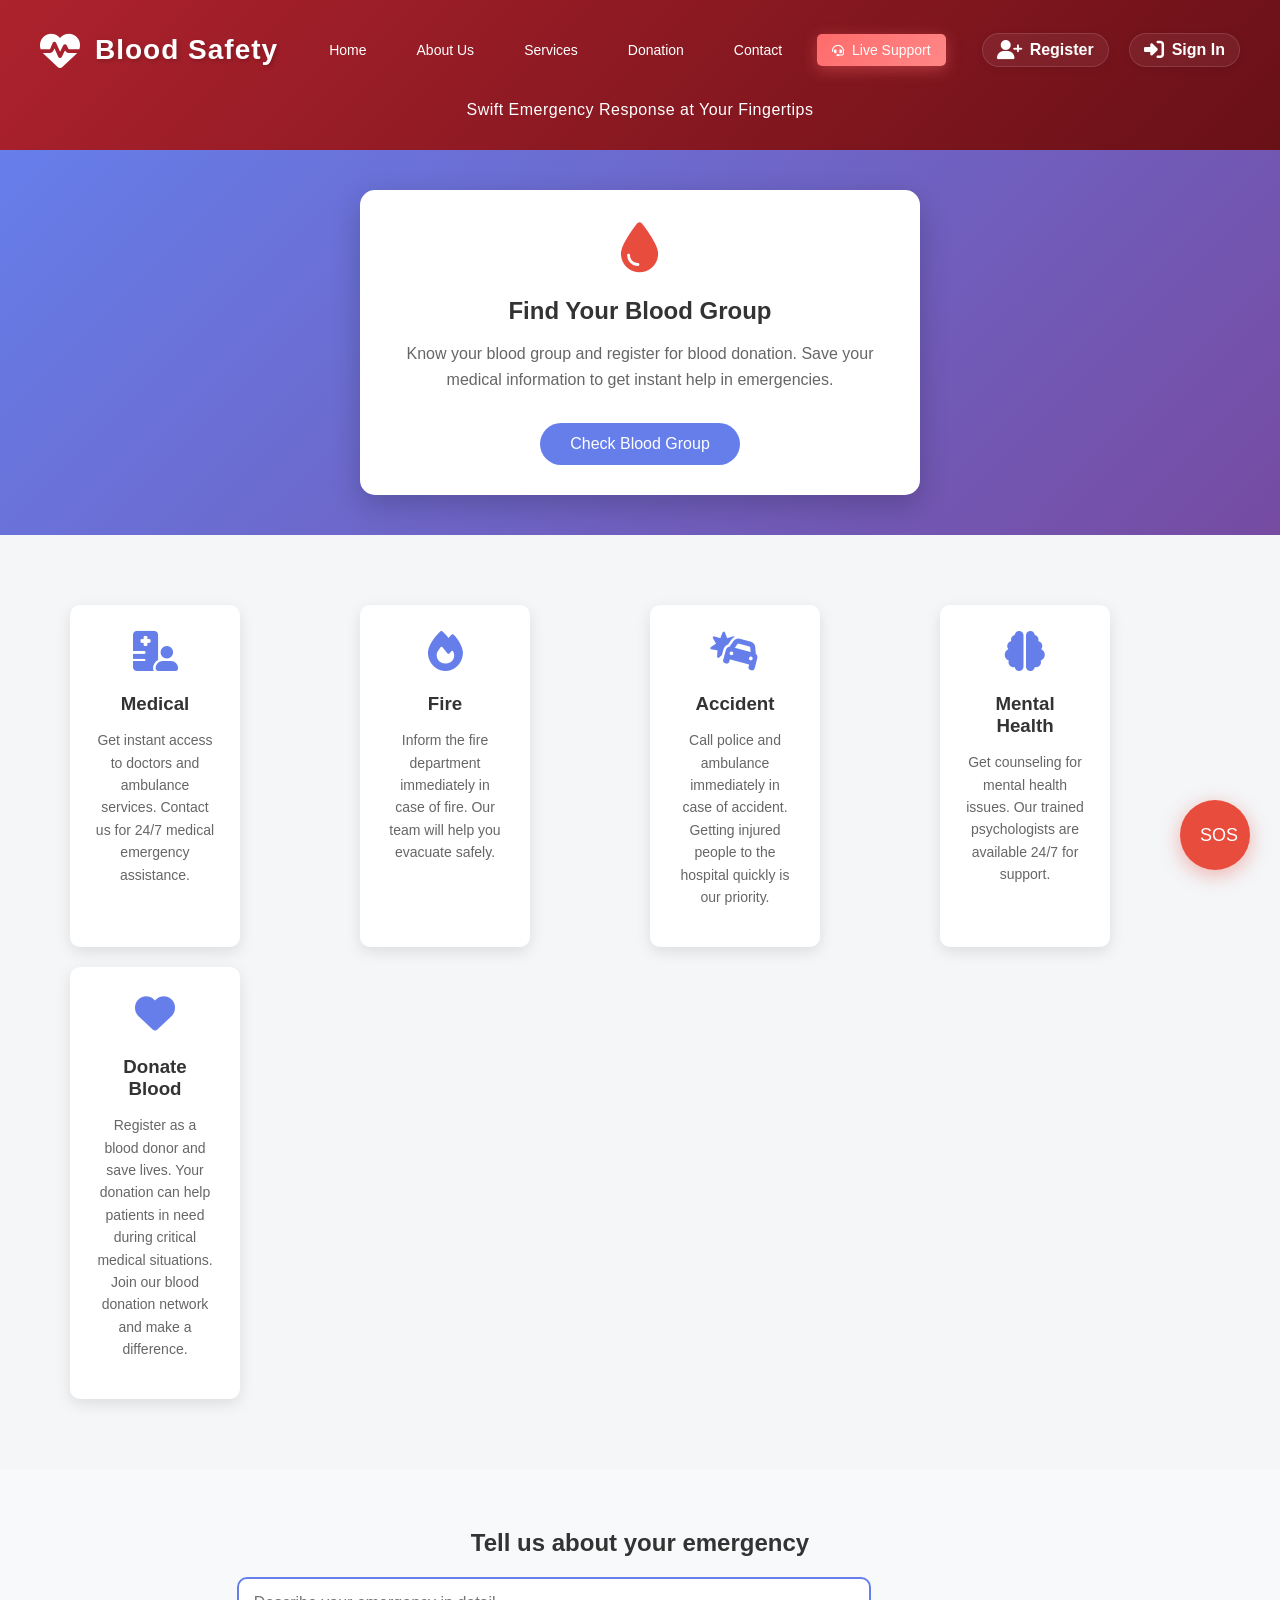
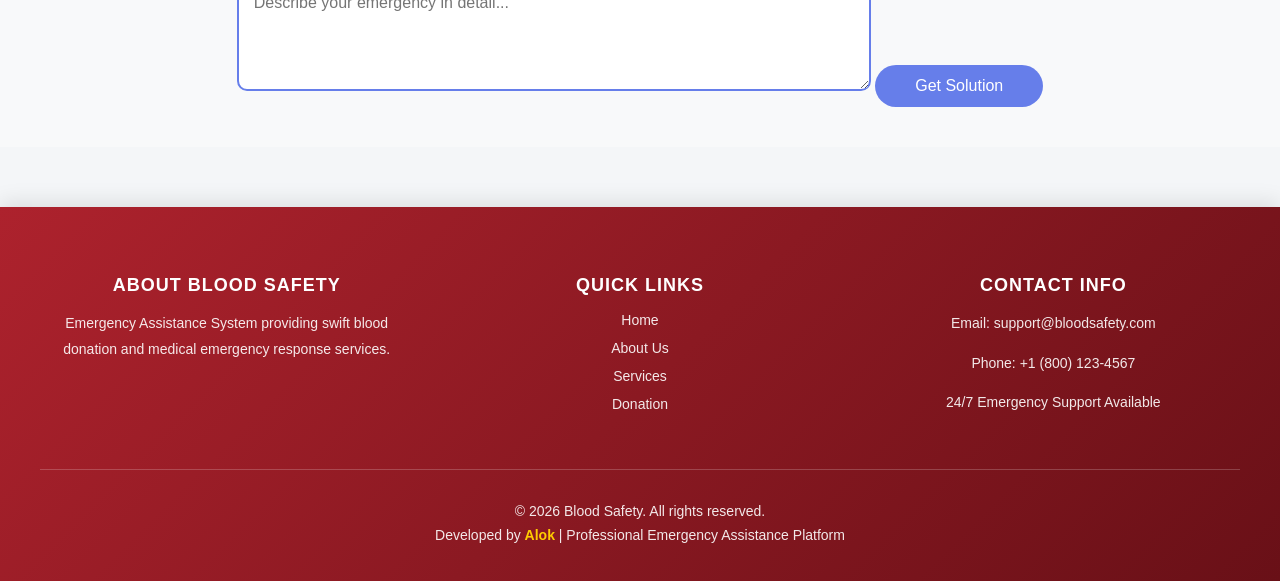
<file: index.html>
<!DOCTYPE html>
<html>
<head>
  <title>Emergency Assistance System</title>
  <link rel="stylesheet" href="style.css">
  <link rel="stylesheet" href="https://cdnjs.cloudflare.com/ajax/libs/font-awesome/6.4.0/css/all.min.css">
</head>
<body>

<header>
  <div class="header-top">
    <div class="logo-section">
      <i class="fas fa-heartbeat"></i>
      <h1>Blood Safety</h1>
    </div>
    <nav class="navbar">
      <ul class="nav-menu">
        <li><a href="#home">Home</a></li>
        <li><a href="#about">About Us</a></li>
        <li><a href="#services">Services</a></li>
        <li><a href="#donation">Donation</a></li>
        <li><a href="contact.html">Contact</a></li>
        <li><a href="#support" class="live-support-btn"><i class="fas fa-headset"></i> Live Support</a></li>
      </ul>
    </nav>
    <div class="auth-icons">
      <a href="signup.html" class="icon-link" title="Register">
        <i class="fas fa-user-plus"></i>
        <span>Register</span>
      </a>
      <a href="login.html" class="icon-link" title="Sign In">
        <i class="fas fa-sign-in-alt"></i>
        <span>Sign In</span>
      </a>
    </div>
  </div>
  <p>Swift Emergency Response at Your Fingertips</p>
</header>

<section class="info-section">
  <div class="blood-group-card">
    <div class="blood-icon">
      <i class="fas fa-droplet"></i>
    </div>
    <h2>Find Your Blood Group</h2>
    <p>Know your blood group and register for blood donation. Save your medical information to get instant help in emergencies.</p>
    <button class="btn-blood-group">Check Blood Group</button>
  </div>
  
</section>

<section class="cards">
  <div class="card">
    <div class="card-icon"><i class="fas fa-hospital-user"></i></div>
    <h3>Medical</h3>
    <p>Get instant access to doctors and ambulance services. Contact us for 24/7 medical emergency assistance.</p>
  </div>
  
  <div class="card">
    <div class="card-icon"><i class="fas fa-fire"></i></div>
    <h3>Fire</h3>
    <p>Inform the fire department immediately in case of fire. Our team will help you evacuate safely.</p>
  </div>
  
  <div class="card">
    <div class="card-icon"><i class="fas fa-car-crash"></i></div>
    <h3>Accident</h3>
    <p>Call police and ambulance immediately in case of accident. Getting injured people to the hospital quickly is our priority.</p>
  </div>
 
  <div class="card">
    <div class="card-icon"><i class="fas fa-brain"></i></div>
    <h3>Mental Health</h3>
    <p>Get counseling for mental health issues. Our trained psychologists are available 24/7 for support.</p>
  </div>

  <div class="card">
    <div class="card-icon"><i class="fas fa-heart"></i></div>
    <h3>Donate Blood</h3>
    <p>Register as a blood donor and save lives. Your donation can help patients in need during critical medical situations. Join our blood donation network and make a difference.</p>
  </div>
</section>

<section class="input-box">
  <h2>Tell us about your emergency</h2>
  <textarea placeholder="Describe your emergency in detail..."></textarea>
  <button class="btn-solution">Get Solution</button>
</section>

<button class="sos">SOS</button>

<footer>
  <div class="footer-content">
    <div class="footer-section">
      <h3>About Blood Safety</h3>
      <p>Emergency Assistance System providing swift blood donation and medical emergency response services.</p>
    </div>
    <div class="footer-section">
      <h3>Quick Links</h3>
      <ul>
        <li><a href="#home">Home</a></li>
        <li><a href="#about">About Us</a></li>
        <li><a href="#services">Services</a></li>
        <li><a href="#donation">Donation</a></li>
      </ul>
    </div>
    <div class="footer-section">
      <h3>Contact Info</h3>
      <p>Email: support@bloodsafety.com</p>
      <p>Phone: +1 (800) 123-4567</p>
      <p>24/7 Emergency Support Available</p>
    </div>
  </div>
  <div class="footer-bottom">
    <p>&copy; 2026 Blood Safety. All rights reserved.</p>
    <p>Developed by <strong>Alok</strong> | Professional Emergency Assistance Platform</p>
  </div>
</footer>

<script src="script.js"></script>
</body>
</html>
</file>
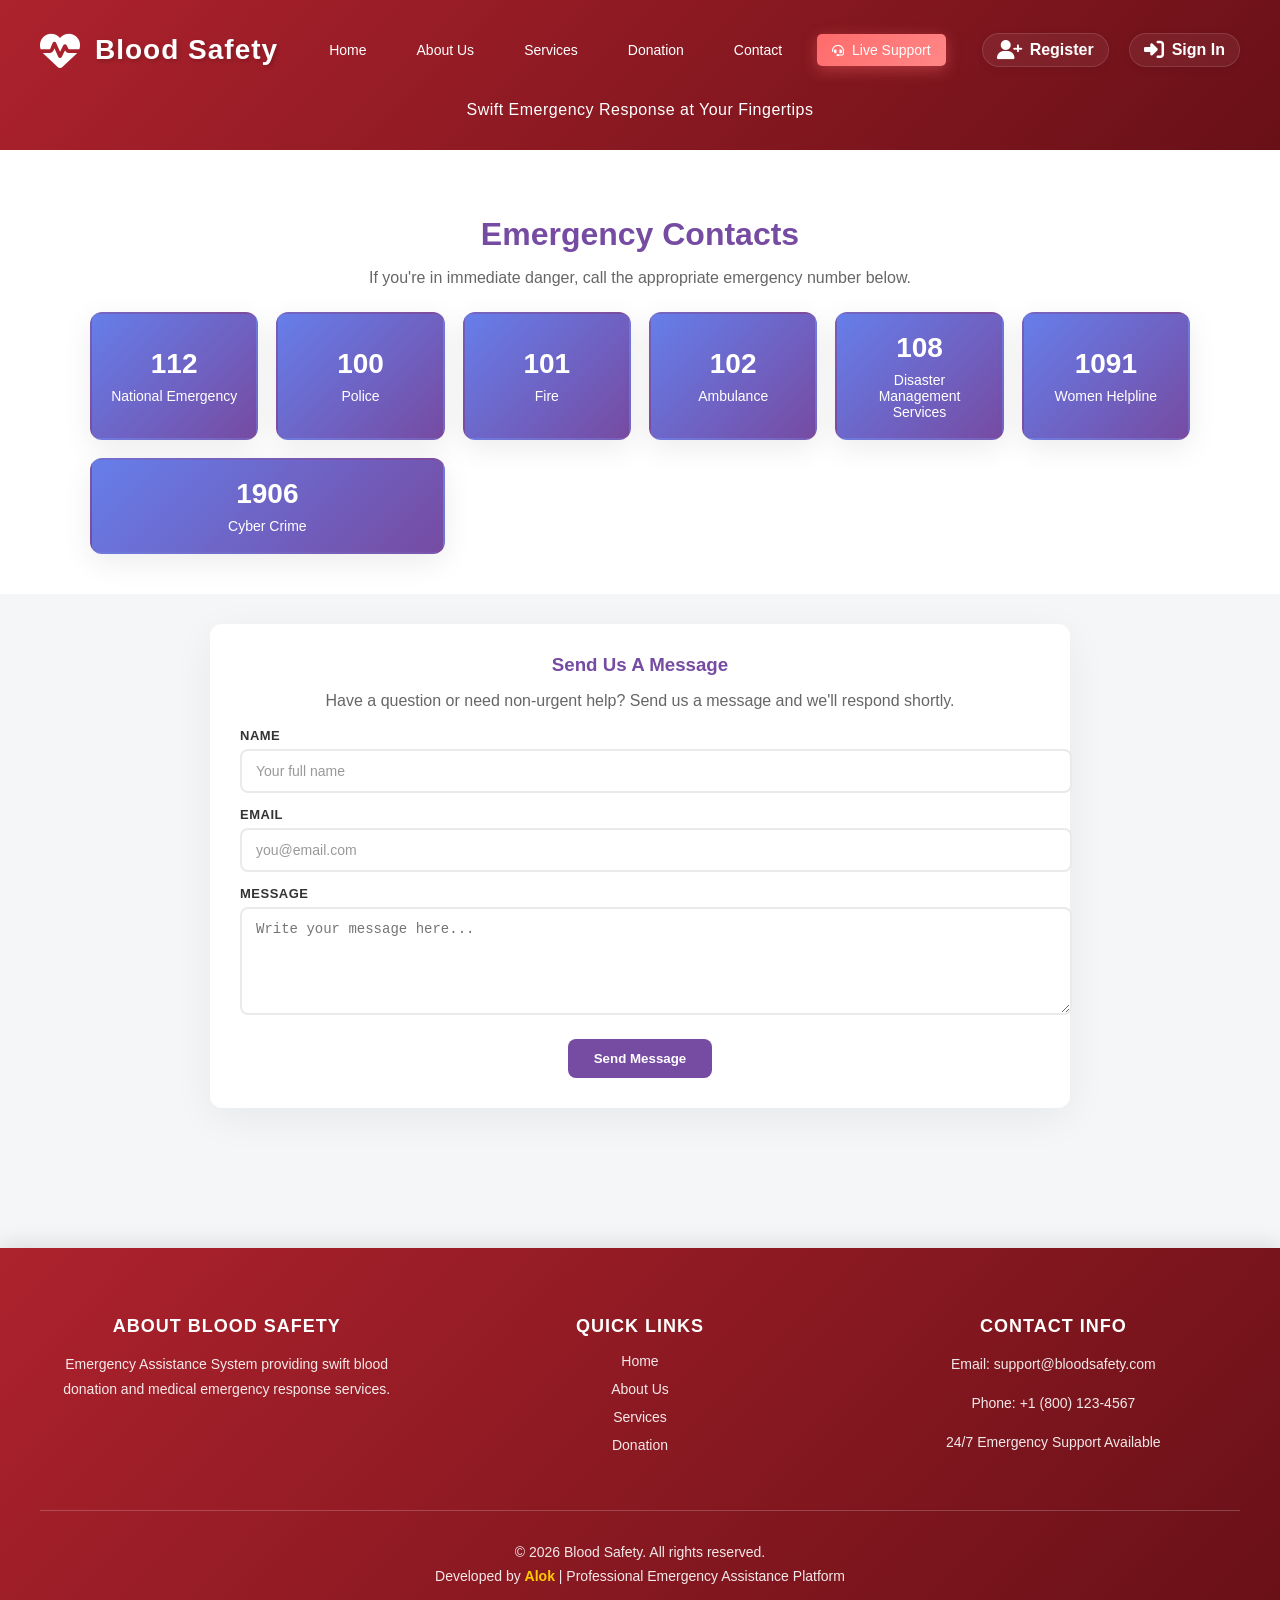
<file: contact.html>
<!DOCTYPE html>
<html>
<head>
  <title>Contact - Blood Safety</title>
  <link rel="stylesheet" href="style.css">
  <link rel="stylesheet" href="https://cdnjs.cloudflare.com/ajax/libs/font-awesome/6.4.0/css/all.min.css">
</head>
<body>

<header>
  <div class="header-top">
    <div class="logo-section">
      <i class="fas fa-heartbeat"></i>
      <h1>Blood Safety</h1>
    </div>
    <nav class="navbar">
      <ul class="nav-menu">
        <li><a href="index.html">Home</a></li>
        <li><a href="about.html">About Us</a></li>
        <li><a href="services.html">Services</a></li>
        <li><a href="donation.html">Donation</a></li>
        <li><a href="contact.html">Contact</a></li>
        <li><a href="#support" class="live-support-btn"><i class="fas fa-headset"></i> Live Support</a></li>
      </ul>
    </nav>
    <div class="auth-icons">
      <a href="signup.html" class="icon-link" title="Sign Up">
        <i class="fas fa-user-plus"></i>
        <span>Register</span>
      </a>
      <a href="login.html" class="icon-link" title="Login">
        <i class="fas fa-sign-in-alt"></i>
        <span>Sign In</span>
      </a>
    </div>
  </div>
  <p>Swift Emergency Response at Your Fingertips</p>
</header>

<section class="contact-hero">
  <div class="contact-inner">
    <h2>Emergency Contacts</h2>
    <p>If you're in immediate danger, call the appropriate emergency number below.</p>

    <div class="emergency-grid">
      <a href="tel:112" class="emergency-item"><span class="num">112</span><span class="label">National Emergency</span></a>
      <a href="tel:100" class="emergency-item"><span class="num">100</span><span class="label">Police</span></a>
      <a href="tel:101" class="emergency-item"><span class="num">101</span><span class="label">Fire</span></a>
      <a href="tel:102" class="emergency-item"><span class="num">102</span><span class="label">Ambulance</span></a>
      <a href="tel:108" class="emergency-item"><span class="num">108</span><span class="label">Disaster Management Services</span></a>
      <a href="tel:1091" class="emergency-item"><span class="num">1091</span><span class="label">Women Helpline</span></a>
      <a href="tel:1906" class="emergency-item full"><span class="num">1906</span><span class="label">Cyber Crime</span></a>
    </div>

  </div>
</section>

<section class="contact-form-section">
  <div class="contact-form-card">
    <h3>Send Us A Message</h3>
    <p>Have a question or need non-urgent help? Send us a message and we'll respond shortly.</p>

    <form id="contact-form">
      <div class="form-group">
        <label for="cname">Name</label>
        <input type="text" id="cname" name="name" placeholder="Your full name" required>
      </div>
      <div class="form-group">
        <label for="cemail">Email</label>
        <input type="email" id="cemail" name="email" placeholder="you@email.com" required>
      </div>
      <div class="form-group">
        <label for="cmessage">Message</label>
        <textarea id="cmessage" name="message" placeholder="Write your message here..." rows="6" required></textarea>
      </div>
      <button type="submit" class="btn-contact">Send Message</button>
    </form>
  </div>
</section>

<footer>
  <div class="footer-content">
    <div class="footer-section">
      <h3>About Blood Safety</h3>
      <p>Emergency Assistance System providing swift blood donation and medical emergency response services.</p>
    </div>
    <div class="footer-section">
      <h3>Quick Links</h3>
      <ul>
        <li><a href="index.html">Home</a></li>
        <li><a href="#about">About Us</a></li>
        <li><a href="#services">Services</a></li>
        <li><a href="#donation">Donation</a></li>
      </ul>
    </div>
    <div class="footer-section">
      <h3>Contact Info</h3>
      <p>Email: support@bloodsafety.com</p>
      <p>Phone: +1 (800) 123-4567</p>
      <p>24/7 Emergency Support Available</p>
    </div>
  </div>
  <div class="footer-bottom">
    <p>&copy; 2026 Blood Safety. All rights reserved.</p>
    <p>Developed by <strong>Alok</strong> | Professional Emergency Assistance Platform</p>
  </div>
</footer>

<script>
  document.getElementById('contact-form').addEventListener('submit', function(e) {
    e.preventDefault();
    alert('Thank you, we received your message. We will reply to ' + document.getElementById('cemail').value + '.');
    this.reset();
  });
</script>

</body>
</html>
</file>
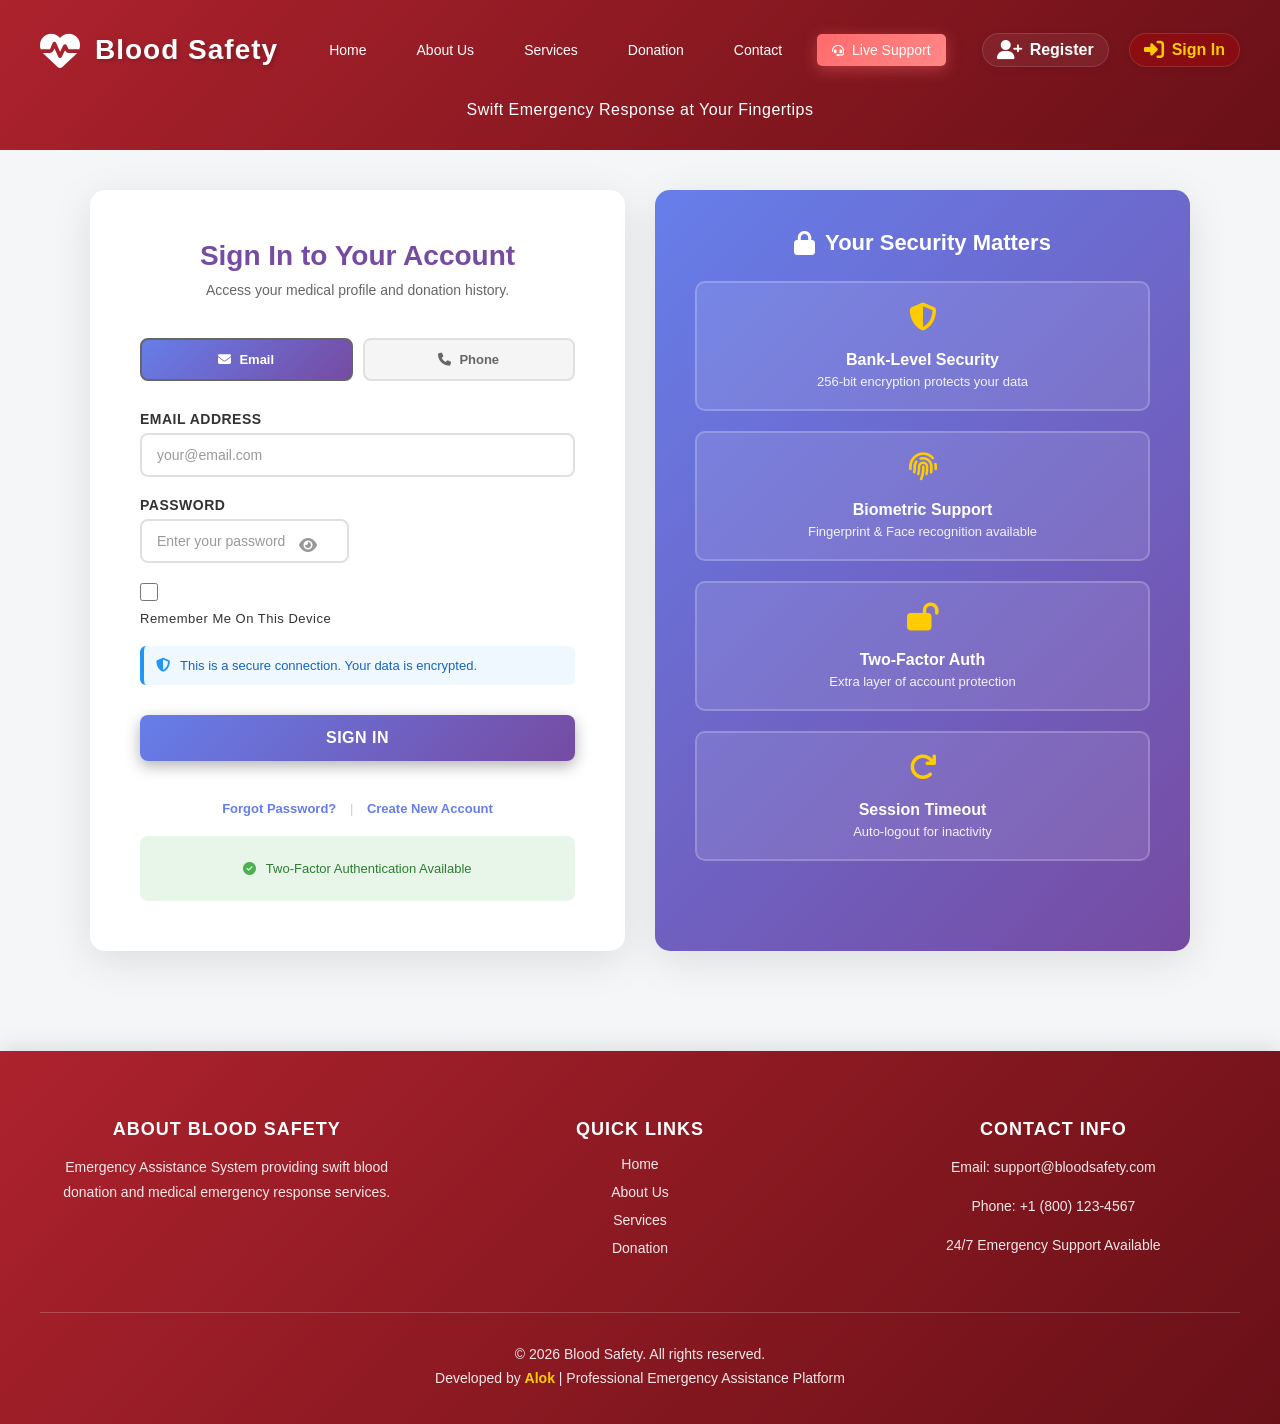
<file: login.html>
<!DOCTYPE html>
<html>
<head>
  <title>Sign In - Blood Safety</title>
  <link rel="stylesheet" href="style.css">
  <link rel="stylesheet" href="https://cdnjs.cloudflare.com/ajax/libs/font-awesome/6.4.0/css/all.min.css">
</head>
<body>

<header>
  <div class="header-top">
    <div class="logo-section">
      <i class="fas fa-heartbeat"></i>
      <h1>Blood Safety</h1>
    </div>
    <nav class="navbar">
      <ul class="nav-menu">
        <li><a href="index.html">Home</a></li>
        <li><a href="#about">About Us</a></li>
        <li><a href="#services">Services</a></li>
        <li><a href="#donation">Donation</a></li>
        <li><a href="contact.html">Contact</a></li>
        <li><a href="#support" class="live-support-btn"><i class="fas fa-headset"></i> Live Support</a></li>
      </ul>
    </nav>
    <div class="auth-icons">
      <a href="signup.html" class="icon-link" title="Register">
        <i class="fas fa-user-plus"></i>
        <span>Register</span>
      </a>
      <a href="login.html" class="icon-link active" title="Sign In">
        <i class="fas fa-sign-in-alt"></i>
        <span>Sign In</span>
      </a>
    </div>
  </div>
  <p>Swift Emergency Response at Your Fingertips</p>
</header>

<section class="login-container">
  <div class="login-wrapper">
    <!-- Login Card -->
    <div class="login-card">
      <div class="login-header">
        <h2>Sign In to Your Account</h2>
        <p>Access your medical profile and donation history.</p>
      </div>

      <form class="login-form">
        <div class="id-toggle">
          <button type="button" class="id-toggle-btn active" data-type="email">
            <i class="fas fa-envelope"></i> Email
          </button>
          <button type="button" class="id-toggle-btn" data-type="phone">
            <i class="fas fa-phone"></i> Phone
          </button>
        </div>

        <div class="form-group">
          <label for="email-input">Email Address</label>
          <input type="email" id="email-input" class="id-input" placeholder="your@email.com" required>
        </div>

        <div class="form-group hidden">
          <label for="phone-input">Phone Number</label>
          <input type="tel" id="phone-input" class="id-input" placeholder="+1 (800) 123-4567">
        </div>

        <div class="form-group">
          <label for="password">Password</label>
          <div class="password-input-wrapper">
            <input type="password" id="password" placeholder="Enter your password" required>
            <button type="button" class="toggle-password" title="Show/Hide Password">
              <i class="fas fa-eye"></i>
            </button>
          </div>
        </div>

        <div class="form-group checkbox">
          <input type="checkbox" id="remember-me">
          <label for="remember-me">Remember me on this device</label>
        </div>

        <div class="security-info">
          <i class="fas fa-shield-alt"></i>
          <span>This is a secure connection. Your data is encrypted.</span>
        </div>

        <button type="submit" class="btn-login">Sign In</button>

        <div class="login-links">
          <a href="#forgot-password" class="forgot-link">Forgot Password?</a>
          <span class="divider">|</span>
          <a href="signup.html" class="signup-link">Create New Account</a>
        </div>
      </form>

      <div class="two-factor">
        <p><i class="fas fa-check-circle"></i> Two-Factor Authentication Available</p>
      </div>
    </div>

    <!-- Security Features Card -->
    <div class="security-card">
      <h3><i class="fas fa-lock"></i> Your Security Matters</h3>
      <div class="security-features">
        <div class="security-feature">
          <i class="fas fa-shield-alt"></i>
          <h4>Bank-Level Security</h4>
          <p>256-bit encryption protects your data</p>
        </div>
        <div class="security-feature">
          <i class="fas fa-fingerprint"></i>
          <h4>Biometric Support</h4>
          <p>Fingerprint & Face recognition available</p>
        </div>
        <div class="security-feature">
          <i class="fas fa-lock-open"></i>
          <h4>Two-Factor Auth</h4>
          <p>Extra layer of account protection</p>
        </div>
        <div class="security-feature">
          <i class="fas fa-redo"></i>
          <h4>Session Timeout</h4>
          <p>Auto-logout for inactivity</p>
        </div>
      </div>
    </div>
  </div>
</section>

<footer>
  <div class="footer-content">
    <div class="footer-section">
      <h3>About Blood Safety</h3>
      <p>Emergency Assistance System providing swift blood donation and medical emergency response services.</p>
    </div>
    <div class="footer-section">
      <h3>Quick Links</h3>
      <ul>
        <li><a href="index.html">Home</a></li>
        <li><a href="#about">About Us</a></li>
        <li><a href="#services">Services</a></li>
        <li><a href="#donation">Donation</a></li>
      </ul>
    </div>
    <div class="footer-section">
      <h3>Contact Info</h3>
      <p>Email: support@bloodsafety.com</p>
      <p>Phone: +1 (800) 123-4567</p>
      <p>24/7 Emergency Support Available</p>
    </div>
  </div>
  <div class="footer-bottom">
    <p>&copy; 2026 Blood Safety. All rights reserved.</p>
    <p>Developed by <strong>Alok</strong> | Professional Emergency Assistance Platform</p>
  </div>
</footer>

<script src="script.js"></script>
<script>
  // Login Page Scripts
  document.querySelectorAll('.id-toggle-btn').forEach(btn => {
    btn.addEventListener('click', function(e) {
      e.preventDefault();
      const type = this.dataset.type;
      document.querySelectorAll('.id-toggle-btn').forEach(b => b.classList.remove('active'));
      this.classList.add('active');

      const emailInput = document.querySelector('.form-group:nth-child(2)');
      const phoneInput = document.querySelector('.form-group:nth-child(3)');

      if (type === 'email') {
        emailInput.classList.remove('hidden');
        phoneInput.classList.add('hidden');
        document.getElementById('email-input').required = true;
        document.getElementById('phone-input').required = false;
      } else {
        emailInput.classList.add('hidden');
        phoneInput.classList.remove('hidden');
        document.getElementById('email-input').required = false;
        document.getElementById('phone-input').required = true;
      }
    });
  });

  // Toggle Password Visibility
  document.querySelector('.toggle-password').addEventListener('click', function(e) {
    e.preventDefault();
    const passwordInput = document.getElementById('password');
    const icon = this.querySelector('i');
    
    if (passwordInput.type === 'password') {
      passwordInput.type = 'text';
      icon.classList.remove('fa-eye');
      icon.classList.add('fa-eye-slash');
    } else {
      passwordInput.type = 'password';
      icon.classList.remove('fa-eye-slash');
      icon.classList.add('fa-eye');
    }
  });

  // Form Submission
  document.querySelector('.login-form').addEventListener('submit', function(e) {
    e.preventDefault();
    alert('Login functionality would be connected to backend here!');
  });
</script>
</body>
</html>
</file>
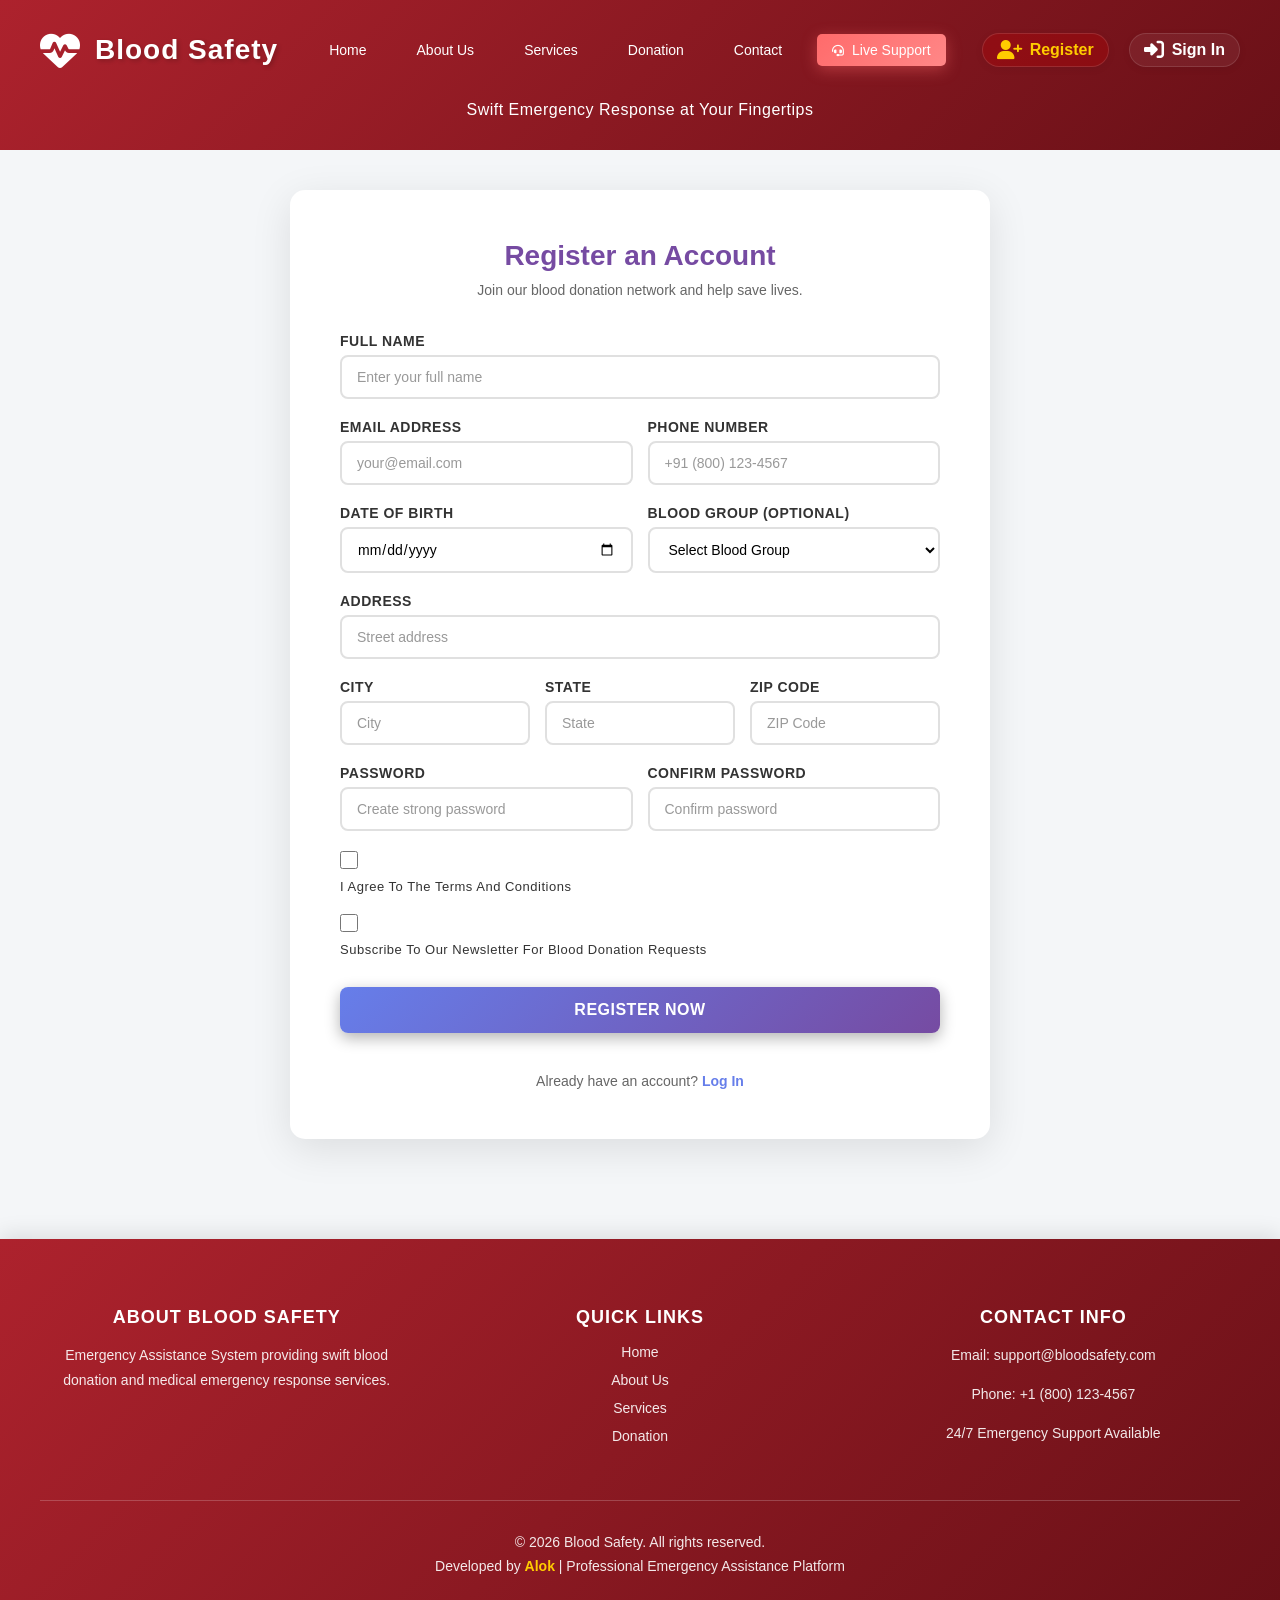
<file: signup.html>
<!DOCTYPE html>
<html>
<head>
  <title>Register - Blood Safety</title>
  <link rel="stylesheet" href="style.css">
  <link rel="stylesheet" href="https://cdnjs.cloudflare.com/ajax/libs/font-awesome/6.4.0/css/all.min.css">
</head>
<body>

<header>
  <div class="header-top">
    <div class="logo-section">
      <i class="fas fa-heartbeat"></i>
      <h1>Blood Safety</h1>
    </div>
    <nav class="navbar">
      <ul class="nav-menu">
        <li><a href="index.html">Home</a></li>
        <li><a href="#about">About Us</a></li>
        <li><a href="#services">Services</a></li>
        <li><a href="#donation">Donation</a></li>
        <li><a href="contact.html">Contact</a></li>
        <li><a href="#support" class="live-support-btn"><i class="fas fa-headset"></i> Live Support</a></li>
      </ul>
    </nav>
    <div class="auth-icons">
      <a href="signup.html" class="icon-link active" title="Register">
        <i class="fas fa-user-plus"></i>
        <span>Register</span>
      </a>
      <a href="login.html" class="icon-link" title="Sign In">
        <i class="fas fa-sign-in-alt"></i>
        <span>Sign In</span>
      </a>
    </div>
  </div>
  <p>Swift Emergency Response at Your Fingertips</p>
</header>

<section class="signup-container">
  <div class="signup-card">
    <div class="signup-header">
      <h2>Register an Account</h2>
      <p>Join our blood donation network and help save lives.</p>
    </div>

    <form class="signup-form">
      <div class="form-group">
        <label for="fullname">Full Name</label>
        <input type="text" id="fullname" placeholder="Enter your full name" required>
      </div>

      <div class="form-row">
        <div class="form-group">
          <label for="email">Email Address</label>
          <input type="email" id="email" placeholder="your@email.com" required>
        </div>
        <div class="form-group">
          <label for="phone">Phone Number</label>
          <input type="tel" id="phone" placeholder="+91 (800) 123-4567" required>
        </div>
      </div>

      <div class="form-row">
        <div class="form-group">
          <label for="dob">Date of Birth</label>
          <input type="date" id="dob" required>
        </div>
        <div class="form-group">
          <label for="blood-group">Blood Group (Optional)</label>
          <select id="blood-group">
            <option value="">Select Blood Group</option>
            <option value="O+">O+</option>
            <option value="O-">O-</option>
            <option value="A+">A+</option>
            <option value="A-">A-</option>
            <option value="B+">B+</option>
            <option value="B-">B-</option>
            <option value="AB+">AB+</option>
            <option value="AB-">AB-</option>
          </select>
        </div>
      </div>

      <div class="form-group">
        <label for="address">Address</label>
        <input type="text" id="address" placeholder="Street address" required>
      </div>

      <div class="form-row">
        <div class="form-group">
          <label for="city">City</label>
          <input type="text" id="city" placeholder="City" required>
        </div>
        <div class="form-group">
          <label for="state">State</label>
          <input type="text" id="state" placeholder="State" required>
        </div>
        <div class="form-group">
          <label for="zip">ZIP Code</label>
          <input type="text" id="zip" placeholder="ZIP Code" required>
        </div>
      </div>

      <div class="form-row">
        <div class="form-group">
          <label for="password">Password</label>
          <input type="password" id="password" placeholder="Create strong password" required>
        </div>
        <div class="form-group">
          <label for="confirm-password">Confirm Password</label>
          <input type="password" id="confirm-password" placeholder="Confirm password" required>
        </div>
      </div>

      <div class="form-group checkbox">
        <input type="checkbox" id="terms" required>
        <label for="terms">I agree to the terms and conditions</label>
      </div>

      <div class="form-group checkbox">
        <input type="checkbox" id="newsletter">
        <label for="newsletter">Subscribe to our newsletter for blood donation requests</label>
      </div>

      <button type="submit" class="btn-signup">Register Now</button>

      <p class="login-link">Already have an account? <a href="login.html">Log In</a></p>
    </form>
  </div>
</section>

<footer>
  <div class="footer-content">
    <div class="footer-section">
      <h3>About Blood Safety</h3>
      <p>Emergency Assistance System providing swift blood donation and medical emergency response services.</p>
    </div>
    <div class="footer-section">
      <h3>Quick Links</h3>
      <ul>
        <li><a href="index.html">Home</a></li>
        <li><a href="#about">About Us</a></li>
        <li><a href="#services">Services</a></li>
        <li><a href="#donation">Donation</a></li>
      </ul>
    </div>
    <div class="footer-section">
      <h3>Contact Info</h3>
      <p>Email: support@bloodsafety.com</p>
      <p>Phone: +1 (800) 123-4567</p>
      <p>24/7 Emergency Support Available</p>
    </div>
  </div>
  <div class="footer-bottom">
    <p>&copy; 2026 Blood Safety. All rights reserved.</p>
    <p>Developed by <strong>Alok</strong> | Professional Emergency Assistance Platform</p>
  </div>
</footer>

<script src="script.js"></script>
</body>
</html>
</file>
<file: style.css>
body {
  margin: 0;
  padding: 0;
  overflow-x: hidden;
}

html {
  margin: 0;
  padding: 0;
}
body {
  font-family: Arial;
  background: #f4f6f8;
  text-align: center;
}

header {
  background: linear-gradient(135deg, #ad222d 0%, #691017 100%);
  color: white;
  padding: 15px 40px;
  box-shadow: 0 5px 20px rgba(0,0,0,0.1);
}

.header-top {
  display: flex;
  justify-content: space-between;
  align-items: center;
  margin-bottom: 10px;
}

.logo-section {
  display: flex;
  align-items: center;
  gap: 15px;
}

.logo-section i {
  font-size: 40px;
  color: #fff;
  animation: heartbeat 1.5s infinite;
}

.logo-section h1 {
  font-size: 28px;
  font-weight: 700;
  letter-spacing: 1px;
  text-shadow: 2px 2px 4px rgba(0,0,0,0.2);
}

@keyframes heartbeat {
  0%, 100% { transform: scale(1); }
  50% { transform: scale(1.1); }
}

.auth-icons {
  display: flex;
  gap: 25px;
}

.icon-link {
  display: flex;
  align-items: center;
  gap: 8px;
  text-decoration: none;
  color: white;
  font-size: 15px;
  font-weight: 600;
  transition: all 0.25s ease;
  padding: 6px 14px;
  border-radius: 22px;
  background: rgba(255,255,255,0.06);
  border: 1px solid rgba(255,255,255,0.12);
  box-shadow: 0 2px 8px rgba(0,0,0,0.06);
}

.icon-link:hover {
  color: #ffcc00;
  background: rgba(255,255,255,0.12);
  transform: translateY(-3px);
  box-shadow: 0 8px 25px rgba(0,0,0,0.12);
}

.icon-link i {
  font-size: 18px;
}

.navbar {
  flex: 1;
  display: flex;
  justify-content: center;
  margin: 0 20px;
}

.nav-menu {
  list-style: none;
  display: flex;
  justify-content: center;
  gap: 20px;
  margin: 0;
  padding: 0;
  flex-wrap: wrap;
}

.nav-menu li {
  margin: 0;
  padding: 0;
}

.nav-menu a {
  text-decoration: none;
  color: white;
  font-size: 14px;
  font-weight: 500;
  padding: 8px 15px;
  border-radius: 5px;
  transition: all 0.3s ease;
  position: relative;
  display: inline-block;
  white-space: nowrap;
}

.nav-menu a:hover {
  background-color: rgba(255, 255, 255, 0.2);
  color: #ffcc00;
  transform: translateY(-2px);
}

.nav-menu a::after {
  content: '';
  position: absolute;
  width: 0;
  height: 2px;
  bottom: 5px;
  left: 20px;
  background-color: #ffcc00;
  transition: width 0.3s ease;
}

.nav-menu a:hover::after {
  width: calc(100% - 40px);
}

.live-support-btn {
  background: linear-gradient(135deg, #ff6b6b, #ff8787) !important;
  color: white !important;
  font-weight: 600;
  font-size: 13px;
  border-radius: 20px;
  padding: 8px 15px !important;
  box-shadow: 0 4px 15px rgba(255, 107, 107, 0.4);
  animation: pulse 2s infinite;
}

.live-support-btn i {
  margin-right: 4px;
  font-size: 12px;
}

.live-support-btn:hover {
  background: linear-gradient(135deg, #ff5252, #ff6e6e) !important;
  box-shadow: 0 6px 20px rgba(255, 107, 107, 0.6) !important;
  transform: translateY(-3px) !important;
}

.live-support-btn:hover::after {
  display: none;
}

@keyframes pulse {
  0%, 100% {
    box-shadow: 0 4px 15px rgba(255, 107, 107, 0.4);
  }
  50% {
    box-shadow: 0 4px 25px rgba(255, 107, 107, 0.7);
  }
}

header p {
  text-align: center;
  font-size: 16px;
  font-weight: 300;
  letter-spacing: 0.5px;
}

.cards {
  display: flex;
  justify-content: center;
  gap: 15px;
  margin: 30px;
}

.card {
  background: white;
  padding: 20px;
  width: 120px;
  border-radius: 10px;
  cursor: pointer;
  box-shadow: 0 2px 5px rgba(0,0,0,0.2);
}

textarea {
  width: 60%;
  height: 80px;
}

button {
  padding: 10px 20px;
  margin-top: 10px;
}

.sos {
  position: fixed;
  bottom: 20px;
  right: 20px;
  background: red;
  color: white;
  border-radius: 50%;
  width: 80px;
  height: 80px;
  font-size: 20px;
}
.header-top {
  display: flex;
  justify-content: space-between;
  align-items: center;
}

.auth-icons {
  display: flex;
  gap: 20px;
}

.icon-link {
  display: flex;
  align-items: center;
  gap: 8px;
  text-decoration: none;
  color: white;
  font-size: 16px;
  transition: 0.3s ease;
}

.icon-link:hover {
  color: #ffcc00;
  transform: scale(1.1);
}

.icon-link i {
  font-size: 20px;
}
/* ...existing code... */

.info-section {
  padding: 40px 20px;
  background: linear-gradient(135deg, #667eea 0%, #764ba2 100%);
  text-align: center;
}

.blood-group-card {
  background: white;
  padding: 30px;
  border-radius: 15px;
  max-width: 500px;
  margin: 0 auto;
  box-shadow: 0 10px 30px rgba(0,0,0,0.2);
  transition: transform 0.3s ease;
}

.blood-group-card:hover {
  transform: translateY(-10px);
}

.blood-icon {
  font-size: 50px;
  color: #e74c3c;
  margin-bottom: 15px;
}

.blood-group-card h2 {
  color: #333;
  margin-bottom: 15px;
}

.blood-group-card p {
  color: #666;
  line-height: 1.6;
  margin-bottom: 20px;
}

.btn-blood-group {
  background: #667eea;
  color: white;
  padding: 12px 30px;
  border: none;
  border-radius: 25px;
  cursor: pointer;
  font-size: 16px;
  transition: 0.3s ease;
}

.btn-blood-group:hover {
  background: #764ba2;
  transform: scale(1.05);
}

/* Cards styling */
.cards {
  display: grid;
  grid-template-columns: repeat(auto-fit, minmax(250px, 1fr));
  gap: 20px;
  padding: 40px;
}

.card {
  background: white;
  padding: 25px;
  border-radius: 10px;
  box-shadow: 0 5px 15px rgba(0,0,0,0.1);
  transition: transform 0.3s ease;
  text-align: center;
}

.card:hover {
  transform: translateY(-10px);
  box-shadow: 0 10px 25px rgba(0,0,0,0.2);
}

.card-icon {
  font-size: 40px;
  margin-bottom: 15px;
  color: #667eea;
}

.card h3 {
  color: #333;
  margin-bottom: 10px;
}

.card p {
  color: #666;
  line-height: 1.6;
  font-size: 14px;
}

/* Input section */
.input-box {
  padding: 40px;
  background: #f8f9fa;
  text-align: center;
}

.input-box h2 {
  color: #333;
  margin-bottom: 20px;
}

.input-box textarea {
  width: 90%;
  max-width: 600px;
  padding: 15px;
  border-radius: 10px;
  border: 2px solid #667eea;
  font-size: 16px;
  font-family: Arial, sans-serif;
}

.btn-solution {
  background: #667eea;
  color: white;
  padding: 12px 40px;
  border: none;
  border-radius: 25px;
  cursor: pointer;
  font-size: 16px;
  margin-top: 15px;
  transition: 0.3s ease;
}

.btn-solution:hover {
  background: #5568d3;
  transform: scale(1.05);
}

/* SOS Button */
.sos {
  position: fixed;
  bottom: 30px;
  right: 30px;
  width: 70px;
  height: 70px;
  border-radius: 50%;
  background: #e74c3c;
  color: white;
  border: none;
  font-size: 18px;
  cursor: pointer;
  box-shadow: 0 5px 20px rgba(231, 76, 60, 0.4);
  animation: pulse 2s infinite;
}

.sos:hover {
  background: #c0392b;
  transform: scale(1.1);
}

footer {
  background: linear-gradient(135deg, #ad222d 0%, #691017 100%);
  color: white;
  padding: 50px 40px 30px;
  margin-top: 60px;
  box-shadow: 0 -5px 20px rgba(0,0,0,0.1);
}

.footer-content {
  display: grid;
  grid-template-columns: repeat(auto-fit, minmax(250px, 1fr));
  gap: 40px;
  max-width: 1200px;
  margin: 0 auto 40px;
}

.footer-section h3 {
  font-size: 18px;
  font-weight: 600;
  margin-bottom: 15px;
  text-transform: uppercase;
  letter-spacing: 1px;
}

.footer-section p {
  font-size: 14px;
  line-height: 1.8;
  color: rgba(255, 255, 255, 0.9);
}

.footer-section ul {
  list-style: none;
  padding: 0;
  margin: 0;
}

.footer-section ul li {
  margin-bottom: 10px;
}

.footer-section ul li a {
  color: rgba(255, 255, 255, 0.9);
  text-decoration: none;
  transition: 0.3s ease;
  font-size: 14px;
}

.footer-section ul li a:hover {
  color: #ffcc00;
  padding-left: 5px;
}

.footer-bottom {
  text-align: center;
  border-top: 1px solid rgba(255, 255, 255, 0.2);
  padding-top: 25px;
  font-size: 14px;
}

.footer-bottom p {
  margin: 8px 0;
  color: rgba(255, 255, 255, 0.9);
}

.footer-bottom strong {
  color: #ffcc00;
  font-weight: 600;
}

@keyframes pulse {
  0%, 100% { box-shadow: 0 5px 20px rgba(231, 76, 60, 0.4); }
  50% { box-shadow: 0 5px 40px rgba(231, 76, 60, 0.8); }
}

/* Signup Page Styles */
.signup-container {
  display: flex;
  justify-content: center;
  align-items: center;
  min-height: calc(100vh - 350px);
  padding: 40px 20px;
  background: #f4f6f8;
}

.signup-card {
  background: white;
  border-radius: 15px;
  box-shadow: 0 10px 40px rgba(0, 0, 0, 0.1);
  padding: 50px;
  max-width: 600px;
  width: 100%;
  animation: slideUp 0.5s ease;
}

@keyframes slideUp {
  from {
    opacity: 0;
    transform: translateY(30px);
  }
  to {
    opacity: 1;
    transform: translateY(0);
  }
}

.signup-header {
  text-align: center;
  margin-bottom: 35px;
}

.signup-header h2 {
  font-size: 28px;
  color: #764ba2;
  margin: 0 0 10px;
  font-weight: 700;
}

.signup-header p {
  color: #666;
  font-size: 14px;
  margin: 0;
}

.signup-form {
  display: flex;
  flex-direction: column;
  gap: 20px;
}

.form-group {
  display: flex;
  flex-direction: column;
}

.form-group label {
  font-size: 14px;
  font-weight: 600;
  color: #333;
  margin-bottom: 8px;
  text-transform: uppercase;
  letter-spacing: 0.5px;
}

.form-group input,
.form-group select {
  padding: 12px 15px;
  border: 2px solid #e0e0e0;
  border-radius: 8px;
  font-size: 14px;
  font-family: Arial, sans-serif;
  transition: all 0.3s ease;
  background: white;
}

.form-group input:focus,
.form-group select:focus {
  outline: none;
  border-color: #c10000;
  box-shadow: 0 0 0 3px rgba(193, 0, 0, 0.1);
}

.form-group input::placeholder {
  color: #999;
}

.form-row {
  display: grid;
  grid-template-columns: repeat(auto-fit, minmax(150px, 1fr));
  gap: 15px;
}

.form-group.checkbox {
  flex-direction: row;
  align-items: center;
  gap: 10px;
}

.form-group.checkbox input {
  width: 18px;
  height: 18px;
  cursor: pointer;
  margin: 0;
}

.form-group.checkbox label {
  margin: 0;
  text-transform: capitalize;
  font-weight: 400;
  font-size: 13px;
  cursor: pointer;
}

.btn-signup {
  padding: 14px 30px;
  background: linear-gradient(135deg, #667eea 0%, #764ba2 100%);
  color: white;
  border: none;
  border-radius: 8px;
  font-size: 16px;
  font-weight: 600;
  cursor: pointer;
  transition: all 0.3s ease;
  margin-top: 10px;
  text-transform: uppercase;
  letter-spacing: 0.5px;
  box-shadow: 0 5px 15px rgba(0, 0, 0, 0.3);
}

.btn-signup:hover {
  background: #764ba2;
  transform: translateY(-2px);
  box-shadow: 0 7px 20px rgba(0, 0, 0, 0.3);
}

.btn-signup:active {
  transform: translateY(0);
}

.login-link {
  text-align: center;
  margin: 20px 0 0;
  font-size: 14px;
  color: #666;
}

.login-link a {
  color: #667eea;
  text-decoration: none;
  font-weight: 600;
  transition: 0.3s ease;
}

.login-link a:hover {
  color: #764ba2;
  text-decoration: underline;
}

.icon-link.active {
  background: rgba(193, 0, 0, 0.3);
  color: #ffcc00;
}

/* Responsive */
@media (max-width: 768px) {
  .signup-card {
    padding: 30px 20px;
  }

  .signup-header h2 {
    font-size: 24px;
  }

  .form-row {
    grid-template-columns: 1fr;
  }
}

/* Login Page Styles */
.login-container {
  display: flex;
  justify-content: center;
  align-items: center;
  min-height: calc(100vh - 350px);
  padding: 40px 20px;
  background: #f4f6f8;
}

.login-wrapper {
  display: grid;
  grid-template-columns: 1fr 1fr;
  gap: 30px;
  max-width: 1100px;
  width: 100%;
}

.login-card {
  background: white;
  border-radius: 15px;
  box-shadow: 0 10px 40px rgba(0, 0, 0, 0.1);
  padding: 50px;
  animation: slideUp 0.5s ease;
}

.login-header {
  text-align: center;
  margin-bottom: 30px;
}

.login-header h2 {
  font-size: 28px;
  color: #764ba2;
  margin: 0 0 10px;
  font-weight: 700;
}

.login-header p {
  color: #666;
  font-size: 14px;
  margin: 0;
}

.login-form {
  display: flex;
  flex-direction: column;
  gap: 20px;
}

/* Left-align labels and inputs in login form */
.login-form {
  align-items: stretch;
  text-align: left;
}

.login-form .form-group {
  width: 100%;
  text-align: left;
  display: flex;
  flex-direction: column;
  align-items: flex-start;
}

.login-form label {
  width: 100%;
  margin-bottom: 6px;
}

.login-form .id-input,
.login-form input[type="email"],
.login-form input[type="tel"],
.login-form input[type="password"] {
  width: 100%;
  box-sizing: border-box;
}

.id-toggle {
  display: grid;
  grid-template-columns: 1fr 1fr;
  gap: 10px;
  margin-bottom: 10px;
}

.id-toggle-btn {
  padding: 12px;
  background: #f5f5f5;
  border: 2px solid #e0e0e0;
  border-radius: 8px;
  cursor: pointer;
  font-size: 13px;
  font-weight: 600;
  color: #666;
  transition: all 0.3s ease;
  display: flex;
  align-items: center;
  justify-content: center;
  gap: 8px;
}

.id-toggle-btn.active {
  background: linear-gradient(135deg, #667eea 0%, #764ba2 100%);
  color: white;
  border-color: #666;
}

.id-toggle-btn:hover {
  border-color: #000000;
}

.form-group.hidden {
  display: none;
}

.password-input-wrapper {
  position: relative;
  display: flex;
  align-items: center;
}

.password-input-wrapper input {
  width: 100%;
}

.toggle-password {
  position: absolute;
  right: 12px;
  background: none;
  border: none;
  cursor: pointer;
  color: #999;
  font-size: 16px;
  transition: 0.3s ease;
}

.toggle-password:hover {
  color: #000000;
}

.security-info {
  display: flex;
  align-items: center;
  gap: 10px;
  padding: 12px;
  background: #f0f8ff;
  border-left: 4px solid #2196F3;
  border-radius: 6px;
  font-size: 13px;
  color: #1565c0;
}

.security-info i {
  color: #2196F3;
  font-size: 14px;
}

.btn-login {
  padding: 14px 30px;
  background: linear-gradient(135deg, #667eea 0%, #764ba2 100%);
  color: white;
  border: none;
  border-radius: 8px;
  font-size: 16px;
  font-weight: 600;
  cursor: pointer;
  transition: all 0.3s ease;
  margin-top: 10px;
  text-transform: uppercase;
  letter-spacing: 0.5px;
  box-shadow: 0 5px 15px rgba(0, 0, 0, 0.3);
}

.btn-login:hover {
  background: linear-gradient(135deg, #667eea 0%, #764ba2 100%);
  transform: translateY(-2px);
  box-shadow: 0 7px 20px rgba(0, 0, 0, 0.4);
}

.btn-login:active {
  transform: translateY(0);
}

.login-links {
  text-align: center;
  margin-top: 20px;
  font-size: 13px;
}

.login-links a {
  color: #667eea;
  text-decoration: none;
  font-weight: 600;
  transition: 0.3s ease;
}

.login-links a:hover {
  color: #764ba2;
  text-decoration: underline;
}

.divider {
  color: #ccc;
  margin: 0 10px;
}

.two-factor {
  margin-top: 20px;
  padding: 12px;
  background: #e8f5e9;
  border-radius: 8px;
  color: #2e7d32;
  font-size: 13px;
  font-weight: 500;
  text-align: center;
}

.two-factor i {
  color: #4caf50;
  margin-right: 6px;
}

/* Security Card */
.security-card {
  background: linear-gradient(135deg, #667eea 0%, #764ba2 100%);
  color: white;
  border-radius: 15px;
  padding: 40px;
  box-shadow: 0 10px 40px rgba(0, 0, 0, 0.1);
  animation: slideUp 0.5s ease 0.1s both;
}

.security-card h3 {
  font-size: 22px;
  margin-top: 0;
  margin-bottom: 25px;
  text-align: center;
  display: flex;
  align-items: center;
  justify-content: center;
  gap: 10px;
}

.security-card i {
  font-size: 24px;
}

.security-features {
  display: grid;
  grid-template-columns: 1fr;
  gap: 20px;
}

.security-feature {
  background: rgba(255, 255, 255, 0.1);
  padding: 20px;
  border-radius: 10px;
  text-align: center;
  transition: all 0.3s ease;
  border: 2px solid rgba(255, 255, 255, 0.2);
}

.security-feature:hover {
  background: rgba(255, 255, 255, 0.15);
  border-color: rgba(255, 255, 255, 0.4);
  transform: translateY(-3px);
}

.security-feature i {
  font-size: 28px;
  color: #ffcc00;
  margin-bottom: 10px;
}

.security-feature h4 {
  font-size: 16px;
  font-weight: 600;
  margin: 10px 0 5px;
}

.security-feature p {
  font-size: 13px;
  margin: 0;
  opacity: 0.9;
}

/* Responsive */
@media (max-width: 1024px) {
  .login-wrapper {
    grid-template-columns: 1fr;
  }
}

@media (max-width: 768px) {
  .login-card,
  .security-card {
    padding: 30px 20px;
  }

  .login-header h2 {
    font-size: 24px;
  }

  .login-wrapper {
    gap: 20px;
  }

  .security-features {
    grid-template-columns: 1fr;
  }
}

/* Left-align signup form labels and inputs */
.signup-form {
  align-items: stretch;
  text-align: left;
}

.signup-form .form-group {
  width: 100%;
  text-align: left;
  display: flex;
  flex-direction: column;
  align-items: flex-start;
}

.signup-form label {
  width: 100%;
  margin-bottom: 6px;
  font-weight: 600;
}

.signup-form input[type="text"],
.signup-form input[type="email"],
.signup-form input[type="tel"],
.signup-form input[type="password"],
.signup-form input[type="date"],
.signup-form select,
.signup-form textarea {
  width: 100%;
  box-sizing: border-box;
}

/* mark signup step done */

/* Contact Page Styles */
.contact-hero {
  padding: 40px 20px;
  background: #fff;
}

.contact-inner {
  max-width: 1100px;
  margin: 0 auto;
  text-align: center;
}

.contact-inner h2 {
  font-size: 32px;
  color: #764ba2;
  margin-bottom: 8px;
}

.contact-inner p {
  color: #666;
  margin-bottom: 25px;
}

.emergency-grid {
  display: grid;
  grid-template-columns: repeat(auto-fit, minmax(160px, 1fr));
  gap: 18px;
  align-items: stretch;
}

.emergency-item {
  display: flex;
  flex-direction: column;
  align-items: center;
  justify-content: center;
  background: linear-gradient(135deg, #667eea 0%, #764ba2 100%);
  border-radius: 12px;
  padding: 18px;
  text-decoration: none;
  color: #ffffff;
  box-shadow: 0 8px 30px rgba(0,0,0,0.08);
  transition: transform 0.18s ease, box-shadow 0.18s ease;
  border: 2px solid rgba(231,76,60,0.06);
}

.emergency-item .num {
  font-size: 28px;
  font-weight: 700;
  color: #ffffff;
}

.emergency-item .label {
  margin-top: 8px;
  font-size: 14px;
  color: #ffffff;
}

.emergency-item:hover {
  transform: translateY(-6px);
  box-shadow: 0 14px 40px rgba(0, 0, 0, 0.12);
}

.emergency-item.full {
  grid-column: span 2;
}

.contact-form-section {
  padding: 30px 20px 80px;
}

.contact-form-card {
  max-width: 800px;
  margin: 0 auto;
  background: white;
  padding: 30px;
  border-radius: 12px;
  box-shadow: 0 10px 40px rgba(0,0,0,0.06);
}

.contact-form-card h3 {
  color: #764ba2;
  margin-top: 0;
  margin-bottom: 8px;
}

.contact-form-card p {
  color: #666;
  margin-bottom: 18px;
}

.contact-form-card .form-group {
  margin-bottom: 14px;
  text-align: left;
}

.contact-form-card label {
  display: block;
  font-weight: 600;
  font-size: 13px;
  margin-bottom: 6px;
}

.contact-form-card input,
.contact-form-card textarea {
  width: 100%;
  padding: 12px 14px;
  border: 2px solid #eaeaea;
  border-radius: 8px;
  font-size: 14px;
}

.btn-contact {
  display: inline-block;
  padding: 12px 26px;
  background: #764ba2;
  color: white;
  border: none;
  border-radius: 8px;
  cursor: pointer;
  font-weight: 700;
  transition: transform 0.18s ease, box-shadow 0.18s ease;
}

.btn-contact:hover {
  transform: translateY(-3px);
  box-shadow: 0 10px 30px rgba(231,76,60,0.2);
}

@media (max-width: 768px) {
  .emergency-item.full { grid-column: span 1; }
  .emergency-grid { gap: 12px; }
  .contact-inner h2 { font-size: 26px; }
}
</file>
